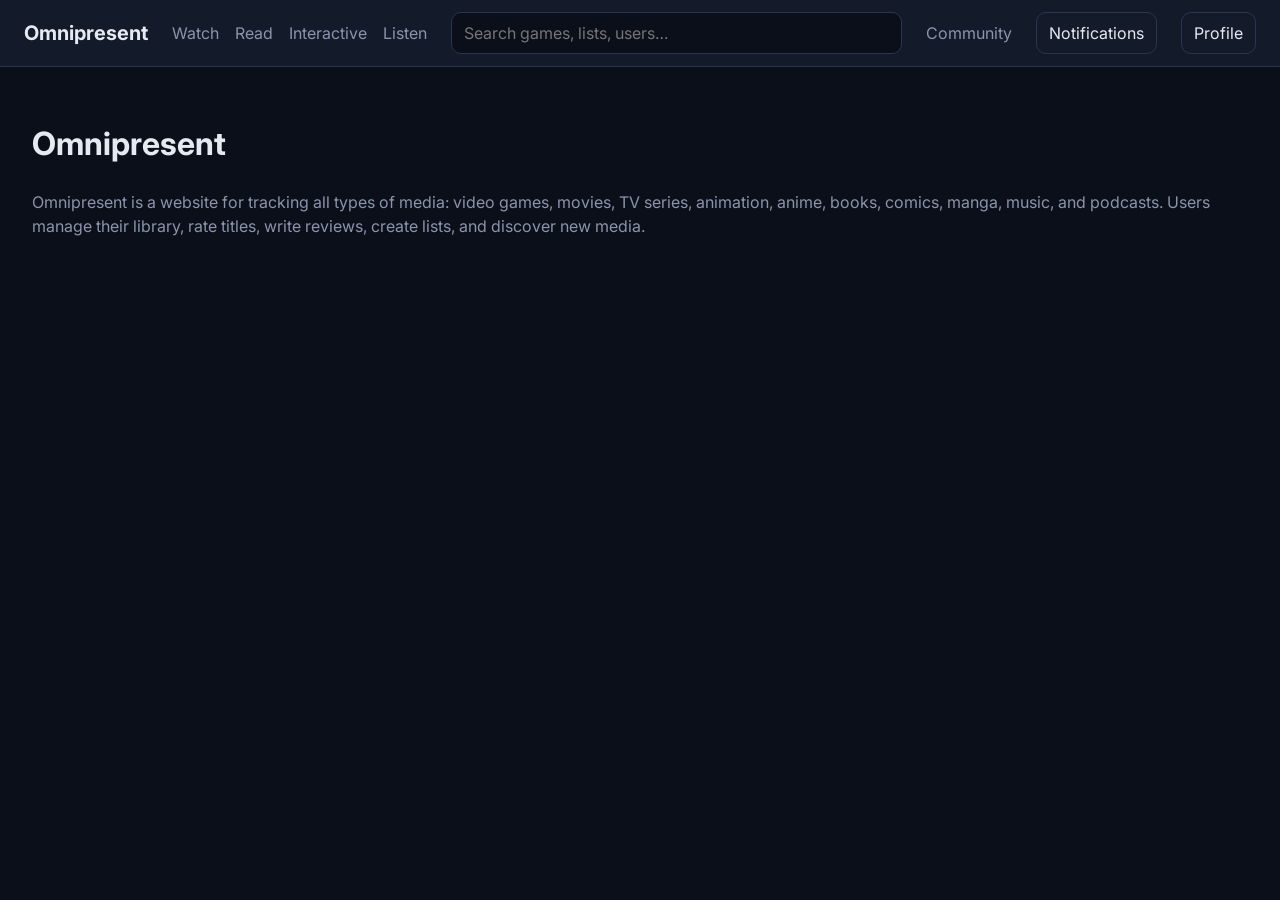
<file: prototype/index.html>
<!DOCTYPE html>
<html lang="en">

<head>
    <meta charset="UTF-8">
    <meta name="viewport" content="width=device-width, initial-scale=1.0">
    <title>Omnipresent</title>
    <link rel="preconnect" href="https://fonts.googleapis.com">
    <link rel="preconnect" href="https://fonts.gstatic.com" crossorigin>
    <link
        href="https://fonts.googleapis.com/css2?family=Inter:ital,opsz,wght@0,14..32,100..900;1,14..32,100..900&display=swap"
        rel="stylesheet">
    <link rel="stylesheet" href="styles.css">
</head>

<body>
    <header>
        <nav>
            <a href="index.html" class="logo">Omnipresent</a>
            <button class="menu-button" id="menu-button" aria-expanded="false" aria-controls="nav-menu">Menu</button>
            <div class="nav-menu" id="nav-menu">
                <ul>
                    <li class="nav-item">
                        <a href="#">Watch</a>
                        <div class="submenu">
                            <p class="muted">Audio & Motion</p>
                            <ul>
                                <li><a href="#">Movies & Series</a></li>
                                <li><a href="#">Animation</a></li>
                                <li><a href="#">Anime</a></li>
                            </ul>
                        </div>
                    </li>
                    <li class="nav-item">
                        <a href="#">Read</a>
                        <div class="submenu">
                            <p class="muted">Literary & Sequential Art</p>
                            <ul>
                                <li><a href="#">Comics</a></li>
                                <li><a href="#">Manga</a></li>
                                <li><a href="#">Manhwa</a></li>
                                <li><a href="#">Manhua</a></li>
                                <li><a href="#">Light Novels</a></li>
                                <li><a href="#">Web Novels</a></li>
                                <li><a href="#">Novels & Short Stories</a></li>
                            </ul>
                        </div>
                    </li>
                    <li class="nav-item">
                        <a href="#">Interactive</a>
                        <div class="submenu">
                            <p class="muted">Playable Media</p>
                            <ul>
                                <li><a href="game.html">Video Games</a></li>
                                <li><a href="#">Visual Novels</a></li>
                            </ul>
                        </div>
                    </li>
                    <li class="nav-item">
                        <a href="#">Listen</a>
                        <div class="submenu">
                            <p class="muted">Audio & Performance</p>
                            <ul>
                                <li><a href="#">Albums & Singles</a></li>
                                <li><a href="#">Music Videos</a></li>
                                <li><a href="#">Audio Dramas & Podcasts</a></li>
                            </ul>
                        </div>
                    </li>
                </ul>
                <input type="search" aria-label="Search" placeholder="Search games, lists, users…">
                <a href="#">Community</a>
                <button>Notifications</button>
                <button>Profile</button>
            </div>
        </nav>
    </header>
    <main>
        <h1>Omnipresent</h1>
        <p>
            Omnipresent is a website for tracking all types of media: video games,
            movies, TV series, animation, anime, books, comics, manga, music, and
            podcasts. Users manage their library, rate titles, write reviews, create
            lists, and discover new media.
        </p>
    </main>
    <script src="nav.js"></script>
</body>

</html>
</file>
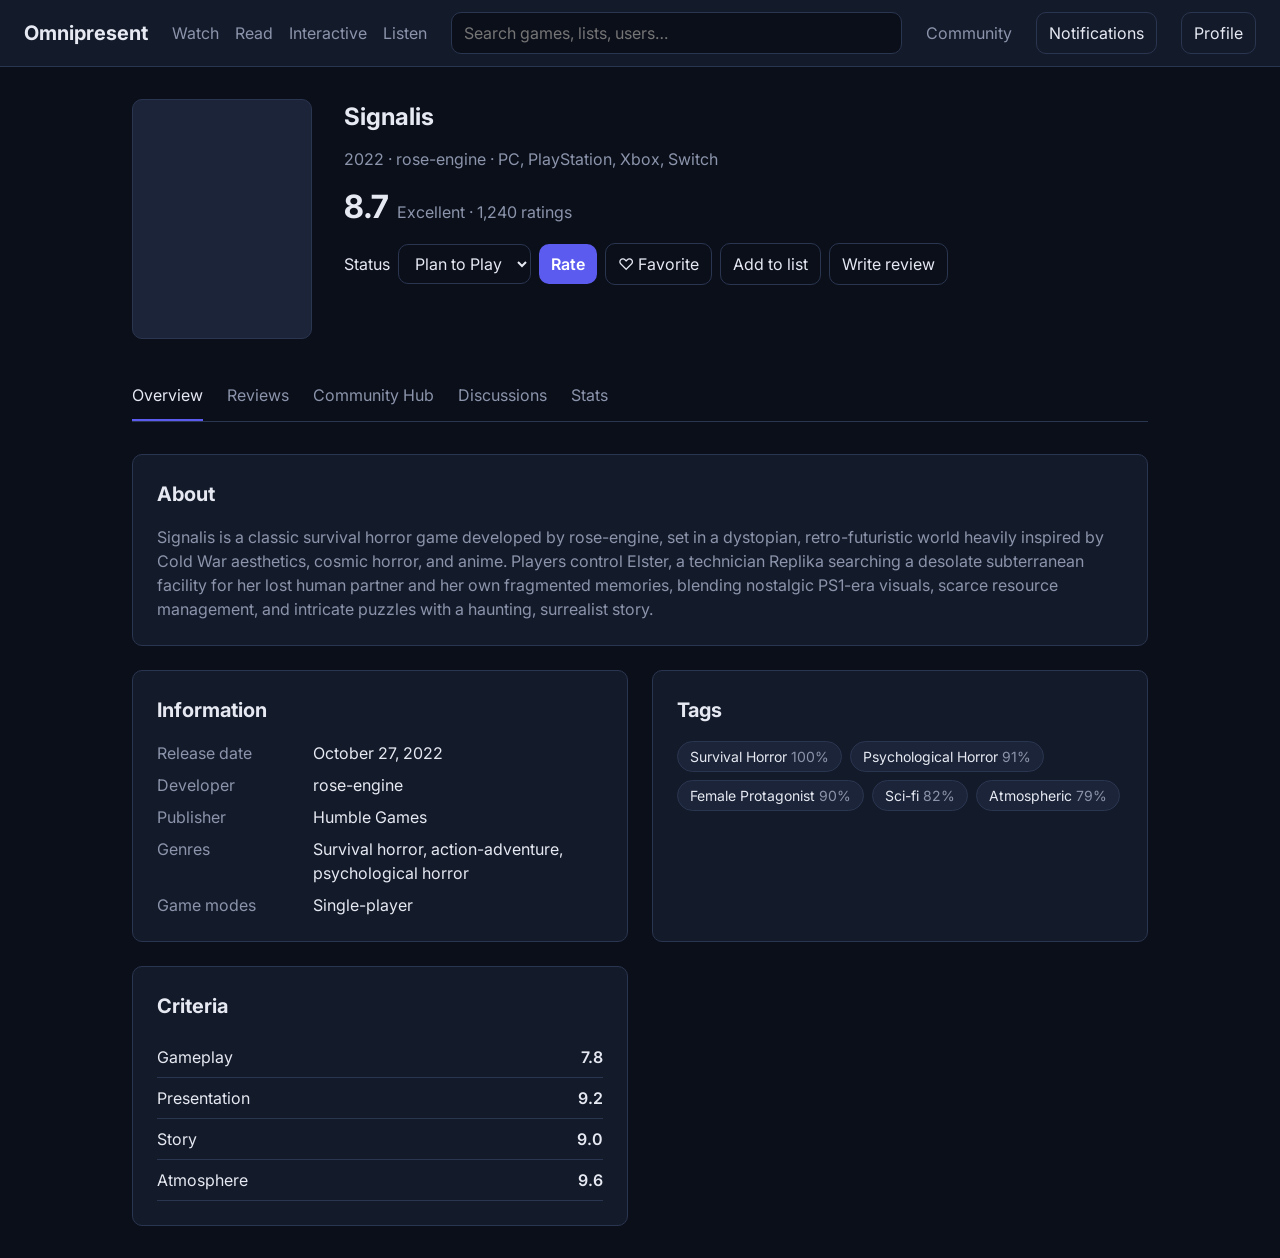
<file: prototype/game.html>
<!DOCTYPE html>
<html lang="en">

<head>
    <meta charset="UTF-8">
    <meta name="viewport" content="width=device-width, initial-scale=1.0">
    <title>Signalis · Omnipresent</title>
    <link rel="preconnect" href="https://fonts.googleapis.com">
    <link rel="preconnect" href="https://fonts.gstatic.com" crossorigin>
    <link
        href="https://fonts.googleapis.com/css2?family=Inter:ital,opsz,wght@0,14..32,100..900;1,14..32,100..900&display=swap"
        rel="stylesheet">
    <link rel="stylesheet" href="styles.css">
</head>

<body>
    <header>
        <nav>
            <a href="index.html" class="logo">Omnipresent</a>
            <button class="menu-button" id="menu-button" aria-expanded="false" aria-controls="nav-menu">Menu</button>
            <div class="nav-menu" id="nav-menu">
                <ul>
                    <li class="nav-item">
                        <a href="#">Watch</a>
                        <div class="submenu">
                            <p class="muted">Audio & Motion</p>
                            <ul>
                                <li><a href="#">Movies & Series</a></li>
                                <li><a href="#">Animation</a></li>
                                <li><a href="#">Anime</a></li>
                            </ul>
                        </div>
                    </li>
                    <li class="nav-item">
                        <a href="#">Read</a>
                        <div class="submenu">
                            <p class="muted">Literary & Sequential Art</p>
                            <ul>
                                <li><a href="#">Comics</a></li>
                                <li><a href="#">Manga</a></li>
                                <li><a href="#">Manhwa</a></li>
                                <li><a href="#">Manhua</a></li>
                                <li><a href="#">Light Novels</a></li>
                                <li><a href="#">Web Novels</a></li>
                                <li><a href="#">Novels & Short Stories</a></li>
                            </ul>
                        </div>
                    </li>
                    <li class="nav-item">
                        <a href="#">Interactive</a>
                        <div class="submenu">
                            <p class="muted">Playable Media</p>
                            <ul>
                                <li><a href="game.html">Video Games</a></li>
                                <li><a href="#">Visual Novels</a></li>
                            </ul>
                        </div>
                    </li>
                    <li class="nav-item">
                        <a href="#">Listen</a>
                        <div class="submenu">
                            <p class="muted">Audio & Performance</p>
                            <ul>
                                <li><a href="#">Albums & Singles</a></li>
                                <li><a href="#">Music Videos</a></li>
                                <li><a href="#">Audio Dramas & Podcasts</a></li>
                            </ul>
                        </div>
                    </li>
                </ul>
                <input type="search" aria-label="Search" placeholder="Search games, lists, users…">
                <a href="#">Community</a>
                <button>Notifications</button>
                <button>Profile</button>
            </div>
        </nav>
    </header>

    <main class="game-page">
        <section class="game-header">
            <div class="cover">
            </div>
            <div class="game-info">
                <h1>Signalis</h1>
                <p>2022 · rose-engine · PC, PlayStation, Xbox, Switch</p>
                <p class="score"><strong class="score-value">8.7</strong>Excellent · 1,240 ratings</p>
                <div class="actions">
                    <label for="status">Status</label>
                    <select name="status" id="status">
                        <option value="plan-to-play">Plan to Play</option>
                        <option value="playing">Playing</option>
                        <option value="completed">Completed</option>
                        <option value="played">Played</option>
                        <option value="on-hold">On Hold</option>
                        <option value="dropped">Dropped</option>
                    </select>
                    <button aria-controls="rating-panel" class="btn-primary" id="rate-button"
                        aria-expanded="false">Rate</button>
                    <button aria-label="Add to favorites">♡ Favorite</button>
                    <button>Add to list</button>
                    <button>Write review</button>
                </div>
            </div>
        </section>
        <section class="panel rating-panel" id="rating-panel" hidden>
            <h2>Your rating</h2>
            <div class="rating-row">
                <label for="rating">Overall</label>
                <input type="range" id="rating" min="1" max="10" step="0.5" value="5">
                <output id="rating-value">5</output>
                <span id="rating-label" class="muted">Decent</span>
            </div>
        </section>
        <nav aria-label="Game sections" class="tabs">
            <a href="#" aria-current="page">Overview</a>
            <a href="#">Reviews</a>
            <a href="#">Community Hub</a>
            <a href="#">Discussions</a>
            <a href="#">Stats</a>
        </nav>
        <div class="overview">
            <section class="panel panel-wide">
                <h2>About</h2>
                <p>Signalis is a classic survival horror game developed by rose-engine, set in a dystopian,
                    retro-futuristic
                    world heavily inspired by Cold War aesthetics, cosmic horror, and anime. Players control Elster, a
                    technician Replika searching a desolate subterranean facility for her lost human partner and her own
                    fragmented memories, blending nostalgic PS1-era visuals, scarce resource management, and intricate
                    puzzles with a haunting, surrealist story.</p>
            </section>
            <section class="panel">
                <h2>Information</h2>
                <dl class="info">
                    <dt>Release date</dt>
                    <dd>October 27, 2022</dd>
                    <dt>Developer</dt>
                    <dd>rose-engine</dd>
                    <dt>Publisher</dt>
                    <dd>Humble Games</dd>
                    <dt>Genres</dt>
                    <dd>Survival horror, action-adventure, psychological horror</dd>
                    <dt>Game modes</dt>
                    <dd>Single-player</dd>
                </dl>
            </section>
            <section class="panel">
                <h2>Tags</h2>
                <ul class="tags">
                    <li>Survival Horror <span class="muted">100%</span></li>
                    <li>Psychological Horror <span class="muted">91%</span></li>
                    <li>Female Protagonist <span class="muted">90%</span></li>
                    <li>Sci-fi <span class="muted">82%</span></li>
                    <li>Atmospheric <span class="muted">79%</span></li>
                </ul>
            </section>
            <section class="panel">
                <h2>Criteria</h2>
                <ul class="criteria">
                    <li>Gameplay <span>7.8</span></li>
                    <li>Presentation <span>9.2</span></li>
                    <li>Story <span>9.0</span></li>
                    <li>Atmosphere <span>9.6</span></li>
                </ul>
            </section>
        </div>
    </main>
    <script src="nav.js"></script>
    <script src="game.js"></script>
</body>

</html>
</file>
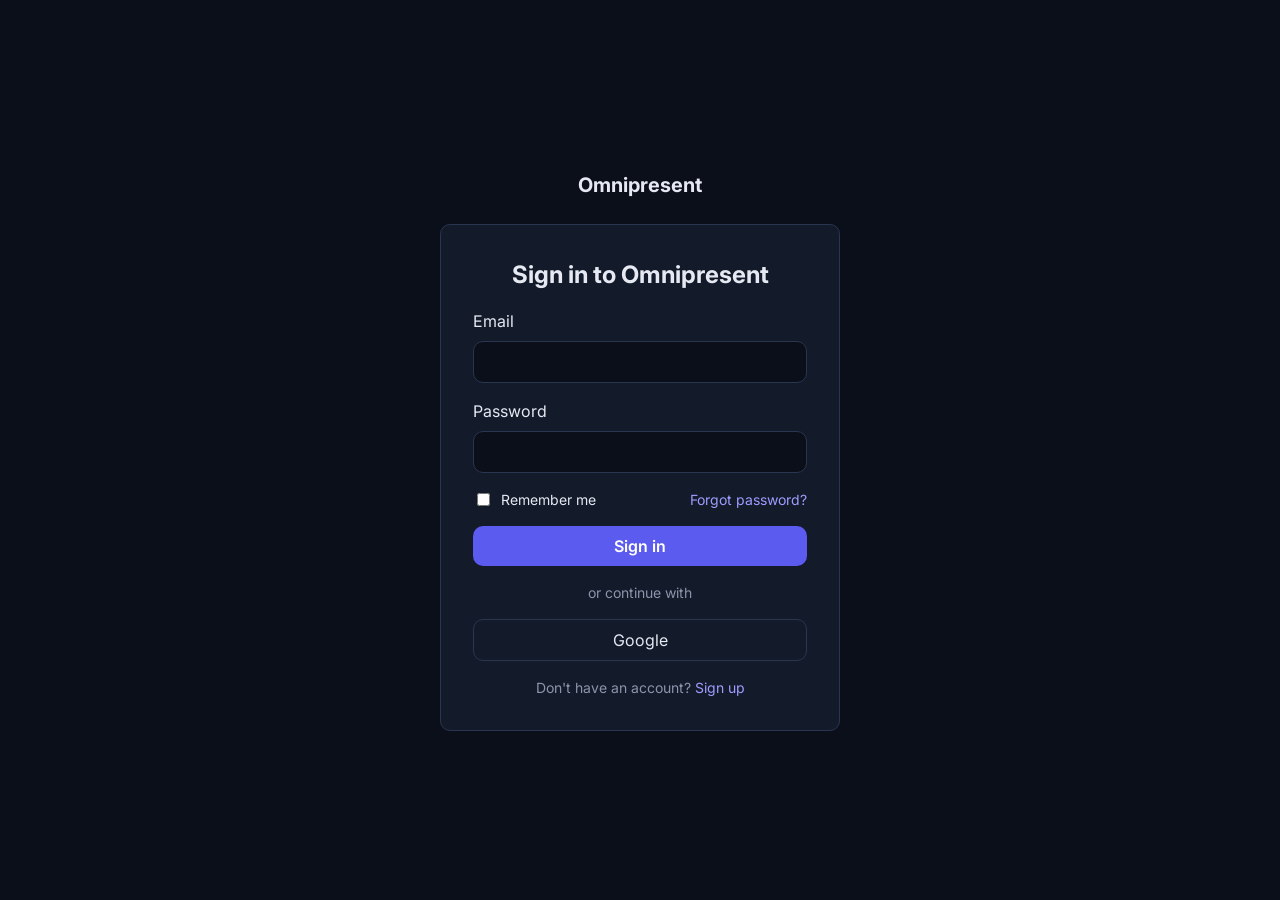
<file: prototype/login.html>
<!DOCTYPE html>
<html lang="en">

<head>
    <meta charset="UTF-8">
    <meta name="viewport" content="width=device-width, initial-scale=1.0">
    <title>Sign in · Omnipresent</title>
    <link rel="preconnect" href="https://fonts.googleapis.com">
    <link rel="preconnect" href="https://fonts.gstatic.com" crossorigin>
    <link
        href="https://fonts.googleapis.com/css2?family=Inter:ital,opsz,wght@0,14..32,100..900;1,14..32,100..900&display=swap"
        rel="stylesheet">
    <link rel="stylesheet" href="styles.css">
</head>

<body>
    <main class="auth-page">
        <a href="index.html" class="logo">Omnipresent</a>
        <div class="auth-card">
            <h1>Sign in to Omnipresent</h1>
            <form>
                <div class="field">
                    <label for="email">Email</label>
                    <input type="email" required id="email">
                </div>
                <div class="field">
                    <label for="password">Password</label>
                    <input type="password" required id="password">
                </div>
                <div class="form-row">
                    <div class="remember">
                        <input type="checkbox" id="remember-me">
                        <label for="remember-me">Remember me</label>
                    </div>
                    <a href="#">Forgot password?</a>
                </div>
                <button type="submit" class="btn-primary">Sign in</button>
            </form>
            <p>or continue with</p>
            <button type="button">Google</button>
            <p>Don't have an account?
                <a href="#">Sign up</a>
            </p>
        </div>
    </main>
</body>

</html>
</file>
<file: prototype/styles.css>
:root {
    --bg: #0b0f1a;
    --surface: #131a2a;
    --surface-2: #1b2438;
    --border: #2a3550;
    --text: #e6e9f2;
    --text-muted: #8b94ab;
    --accent: #5b5bf0;
    --accent-hover: #4a4ae0;
    --radius: 10px;
    --font: "Inter", system-ui, sans-serif;
    --accent-text: #9d9dff;
    --on-accent: #ffffff;
}

* {
    box-sizing: border-box;
}

body {
    background: var(--bg);
    color: var(--text);
    font-family: var(--font);
    font-size: 16px;
    line-height: 1.5;
    margin: 0;
    padding: 0;
}

a {
    color: var(--accent-text);
    text-decoration: none;
}

a:hover {
    text-decoration: underline;
}

.auth-page {
    display: flex;
    flex-direction: column;
    align-items: center;
    justify-content: center;
    gap: 24px;
    min-height: 100vh;
}

.auth-card h1 {
    margin: 0;
    font-size: 24px;
    text-align: center;
}

form {
    display: flex;
    flex-direction: column;
    gap: 16px;
}

.field {
    display: flex;
    flex-direction: column;
    gap: 8px;
}

.form-row {
    display: flex;
    justify-content: space-between;
    align-items: center;
    font-size: 14px;
}

.remember {
    display: flex;
    align-items: center;
    gap: 8px;
}

input[type="checkbox"] {
    accent-color: var(--accent);
}

.auth-card button {
    width: 100%;
}

.btn-primary {
    background: var(--accent);
    color: var(--on-accent);
    border: none;
    font-weight: 600;
}

.btn-primary:hover {
    background: var(--accent-hover);
}

.auth-card p {
    margin: 0;
    text-align: center;
    font-size: 14px;
}

.auth-card {
    width: 100%;
    max-width: 400px;
    background: var(--surface);
    border: 1px solid var(--border);
    border-radius: var(--radius);
    padding: 32px;
    display: flex;
    flex-direction: column;
    gap: 16px;
}

p {
    color: var(--text-muted);
}

main {
    padding: 32px;
}

header {
    background: var(--surface);
    border-bottom: 1px solid var(--border);
}

header nav {
    display: flex;
    gap: 24px;
    padding: 12px 24px;
    align-items: center;
}

header nav ul {
    display: flex;
    gap: 16px;
    list-style: none;
    margin: 0;
    padding: 0;
}

header nav a {
    color: var(--text-muted);
    text-decoration: none;
}

header nav a:hover {
    color: var(--text);
}

.logo {
    color: var(--text);
    font-size: 20px;
    font-weight: 700;
}

input,
select {
    background: var(--bg);
    border: 1px solid var(--border);
    border-radius: var(--radius);
    color: var(--text);
    padding: 8px 12px;
    font: inherit;
}

header nav input {
    flex: 1;
}

button {
    background: transparent;
    border: 1px solid var(--border);
    border-radius: var(--radius);
    padding: 8px 12px;
    font: inherit;
    color: var(--text);
    cursor: pointer;
}

.game-page {
    max-width: 1080px;
    margin: 0 auto;
}

.game-header {
    display: flex;
    gap: 32px;
}

.cover {
    width: 180px;
    aspect-ratio: 3 / 4;
    flex-shrink: 0;
    background: var(--surface-2);
    border: 1px solid var(--border);
    border-radius: var(--radius);
}

.game-info {
    display: flex;
    flex-direction: column;
    gap: 12px;
}

.game-info h1,
.game-info p {
    margin: 0;
}

.score-value {
    font-size: 32px;
    font-weight: 700;
    color: var(--text);
    margin-right: 8px;
}

.actions {
    display: flex;
    align-items: center;
    gap: 8px;
    flex-wrap: wrap;
}

.tabs {
    display: flex;
    gap: 24px;
    border-bottom: 1px solid var(--border);
    margin: 32px 0;
}

.tabs a {
    color: var(--text-muted);
    padding: 12px 0;
    border-bottom: 2px solid transparent;
}

.tabs a:hover {
    color: var(--text);
    text-decoration: none;
}

.tabs a[aria-current="page"] {
    color: var(--text);
    border-bottom-color: var(--accent);
}

.overview {
    display: grid;
    grid-template-columns: 1fr 1fr;
    gap: 24px;
}

.panel {
    background: var(--surface);
    border: 1px solid var(--border);
    border-radius: var(--radius);
    padding: 24px;
}

.panel-wide {
    grid-column: 1 / -1;
}

.panel h2 {
    font-size: 20px;
    margin: 0 0 16px;
}

.panel p {
    margin: 0;
}

.info {
    display: grid;
    grid-template-columns: 140px 1fr;
    gap: 8px 16px;
    margin: 0;
}

.info dt {
    color: var(--text-muted);
}

.info dd {
    margin: 0;
}

.tags {
    display: flex;
    flex-wrap: wrap;
    gap: 8px;
    list-style: none;
    margin: 0;
    padding: 0;
}

.tags li {
    background: var(--surface-2);
    border: 1px solid var(--border);
    border-radius: 999px;
    padding: 4px 12px;
    font-size: 14px;
}

.muted {
    color: var(--text-muted);
}

.criteria {
    list-style: none;
    margin: 0;
    padding: 0;
}

.criteria li {
    display: flex;
    justify-content: space-between;
    padding: 8px 0;
    border-bottom: 1px solid var(--border);
}

.criteria span {
    font-weight: 600;
}

.rating-panel {
    margin-top: 32px;
}

.rating-row {
    display: flex;
    align-items: center;
    gap: 16px;
}

.rating-row input {
    flex: 1;
    accent-color: var(--accent);
    padding: 0;
    border: none;
}

#rating-value {
    font-size: 32px;
    font-weight: 700;
    min-width: 56px;
}

#rating-label {
    min-width: 112px;
}

.nav-item {
    position: relative;
}

.submenu {
    display: none;
    position: absolute;
    top: 100%;
    left: 0;
    z-index: 10;
    min-width: 240px;
    background: var(--surface);
    border: 1px solid var(--border);
    border-radius: var(--radius);
    padding: 16px;
}

.nav-item:hover .submenu,
.nav-item:focus-within .submenu {
    display: flex;
    flex-direction: column;
    gap: 12px;
}

.submenu p {
    margin: 0;
    font-size: 14px;
}

.submenu ul {
    flex-direction: column;
    gap: 8px;
}

.nav-menu {
    display: flex;
    align-items: center;
    gap: 24px;
    flex: 1;
}

.menu-button {
    display: none;
}

a:focus-visible,
button:focus-visible,
input:focus-visible,
select:focus-visible {
    outline: 2px solid var(--accent);
    outline-offset: 2px;
}

@media (max-width: 768px) {
    header nav {
        flex-wrap: wrap;
        gap: 12px;
        padding: 12px 16px;
        justify-content: space-between;
    }

    .menu-button {
        display: block;
    }

    .nav-menu {
        display: none;
        flex-basis: 100%;
        flex-direction: column;
        align-items: stretch;
        gap: 16px;
    }

    .nav-menu.is-open {
        display: flex;
    }

    .submenu,
    .nav-item:hover .submenu,
    .nav-item:focus-within .submenu {
        display: none;
    }

    main {
        padding: 24px 16px;
    }

    .game-header {
        flex-direction: column;
    }

    .cover {
        width: 120px;
    }

    .overview {
        grid-template-columns: 1fr;
    }

    .tabs {
        overflow-x: auto;
    }

    .tabs a {
        white-space: nowrap;
    }

    .rating-row {
        flex-wrap: wrap;
    }

    .rating-row input {
        flex-basis: 100%;
    }
}
</file>
